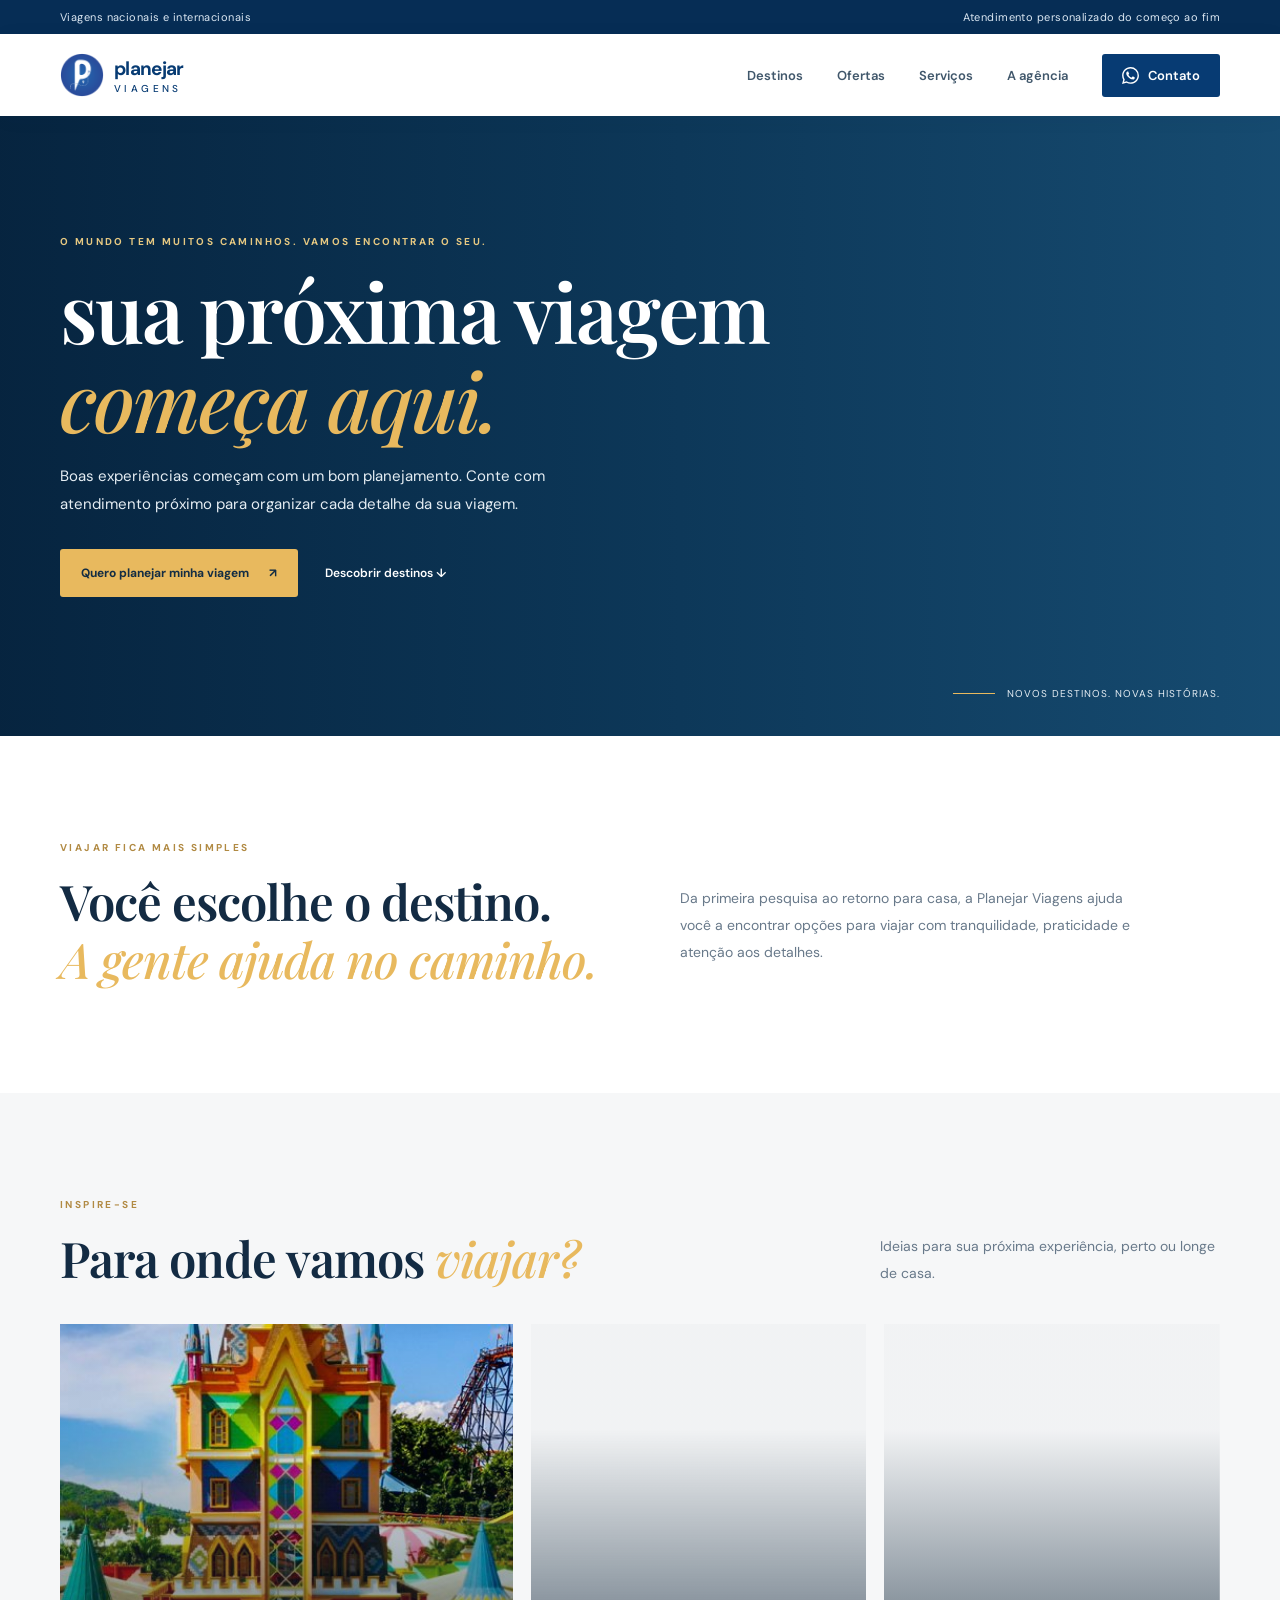
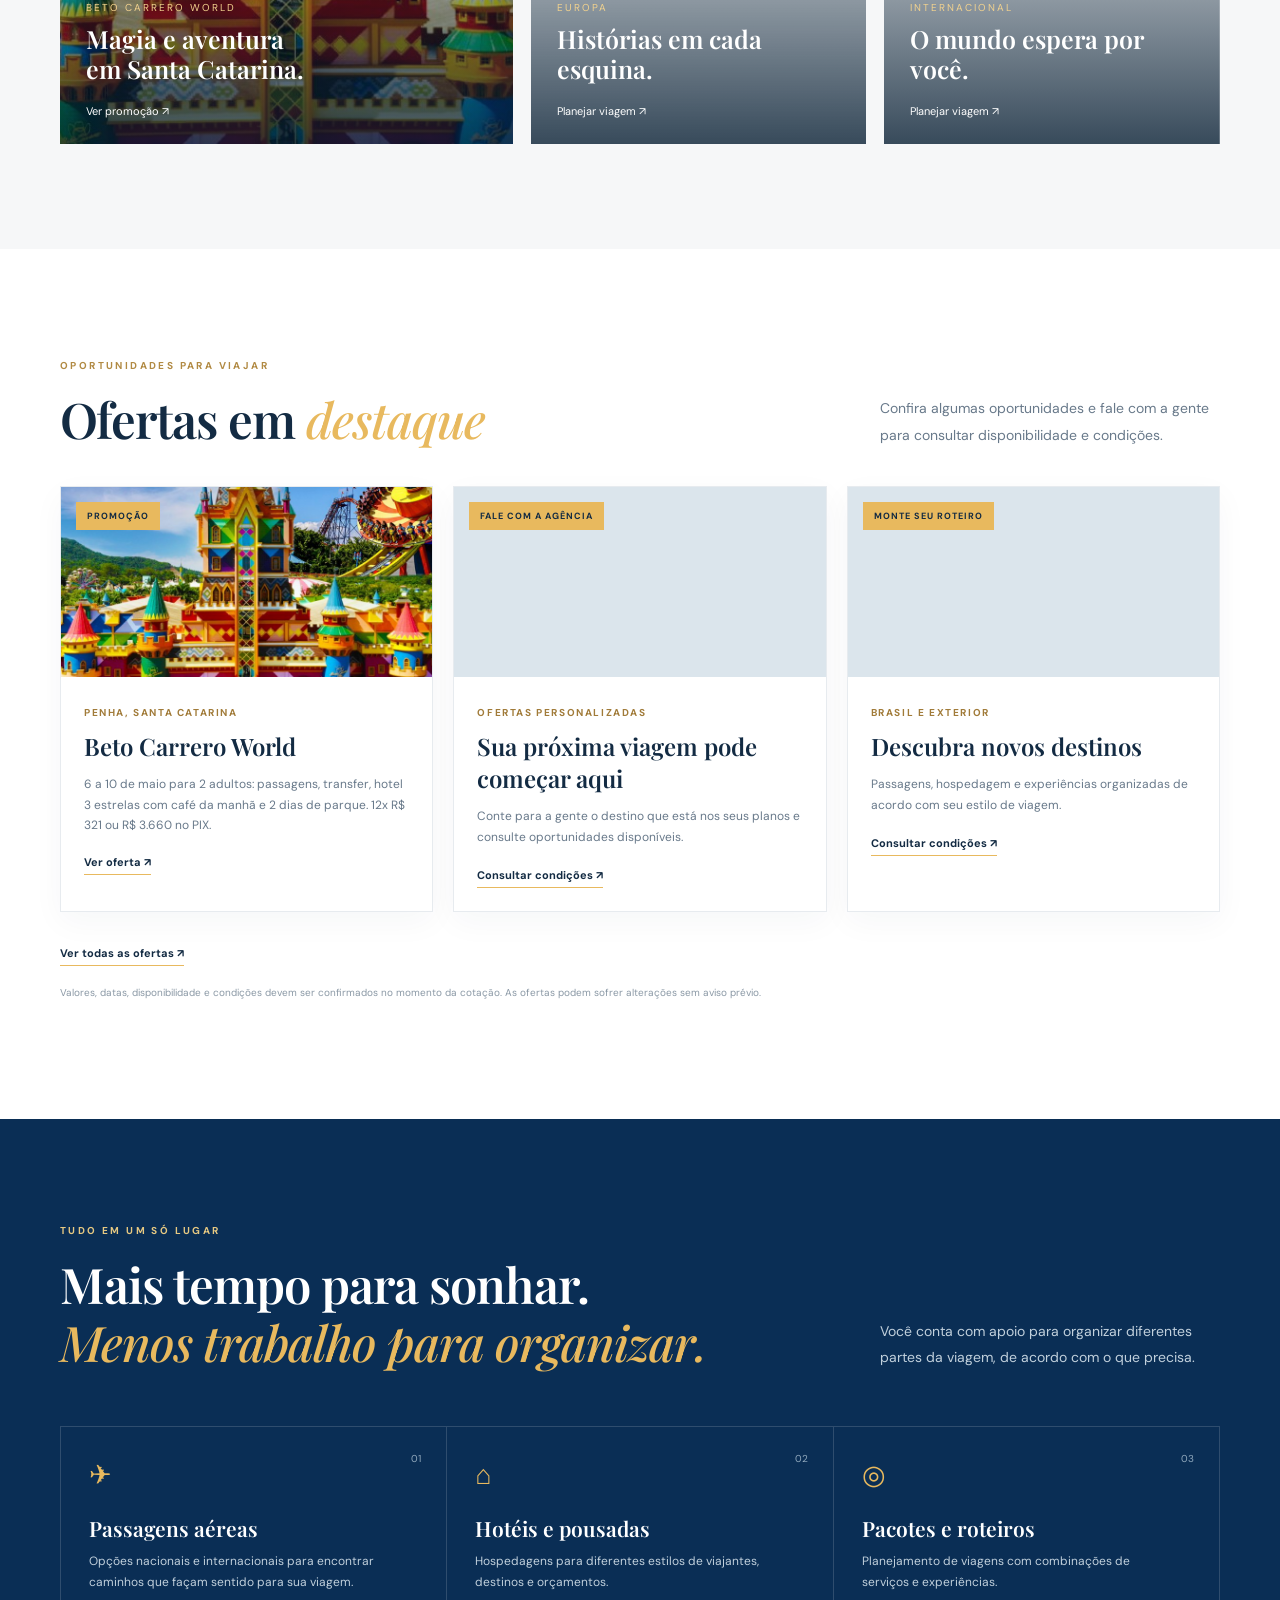
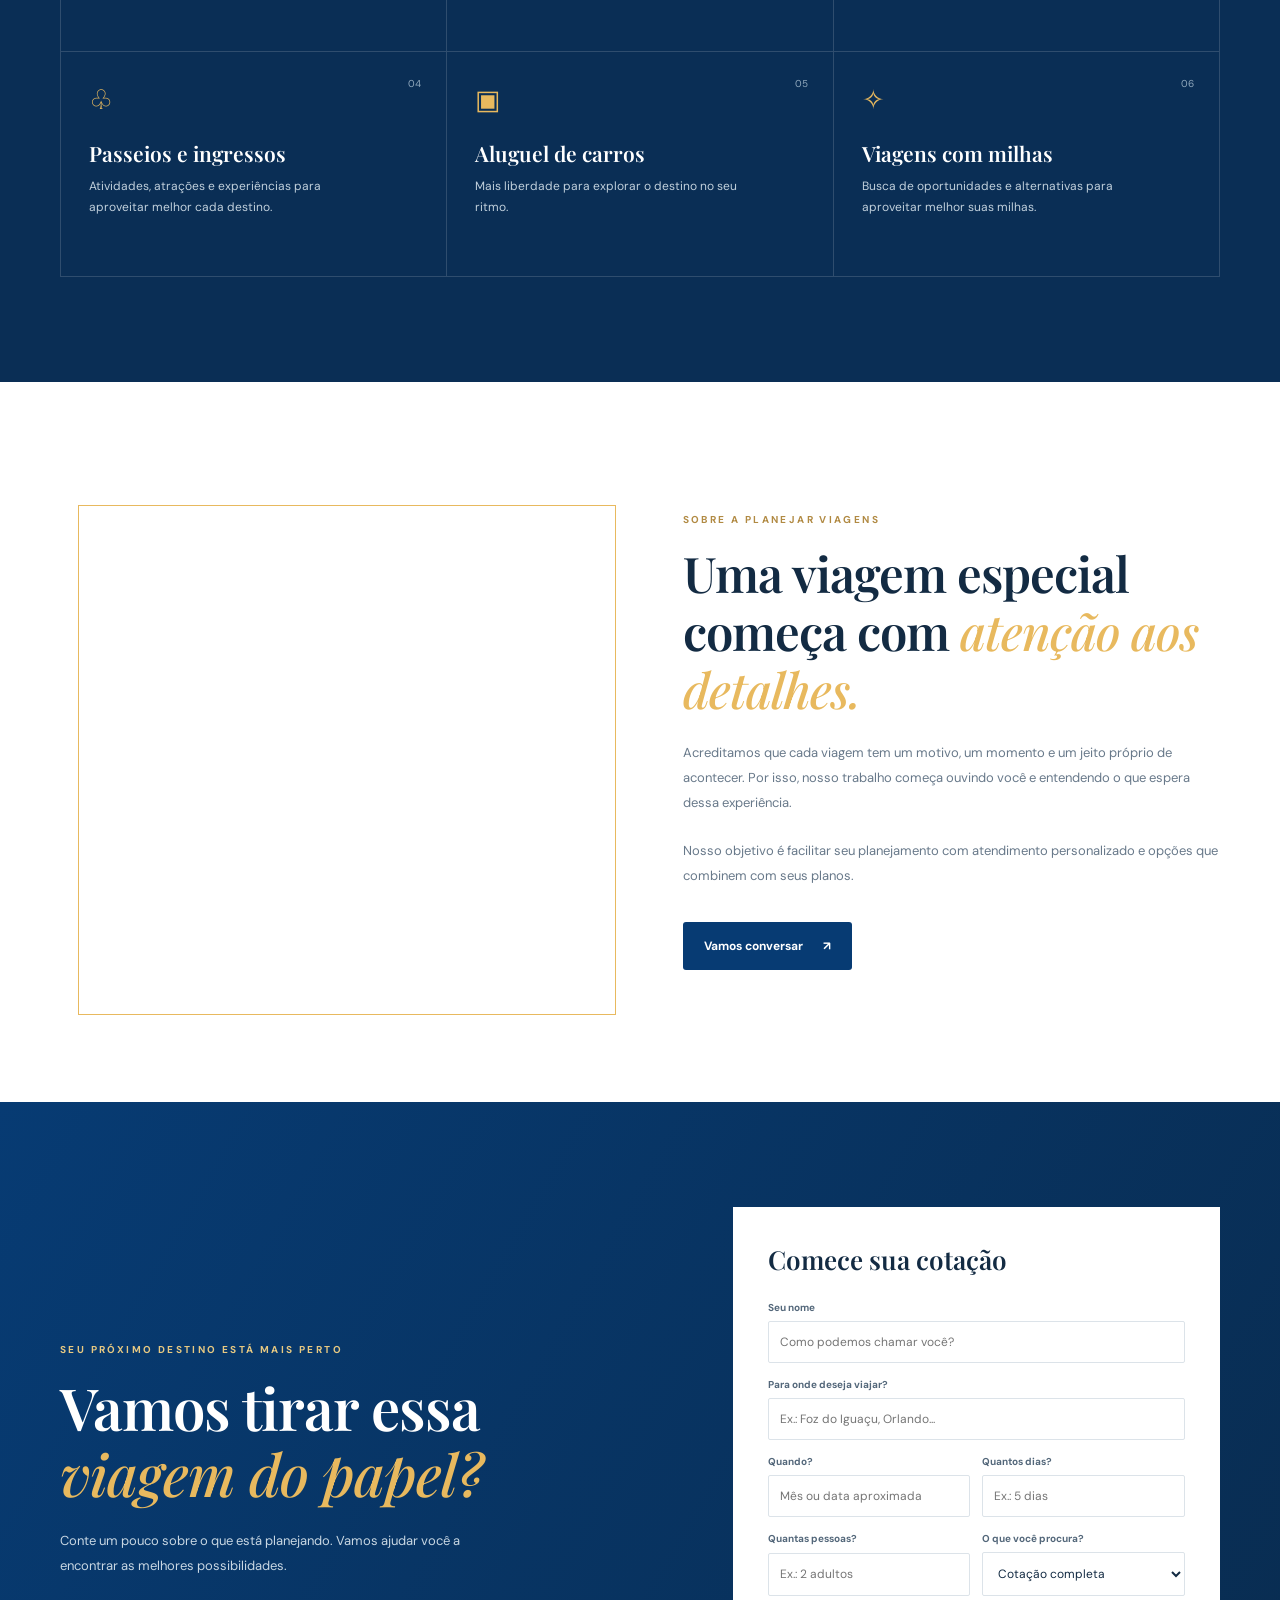
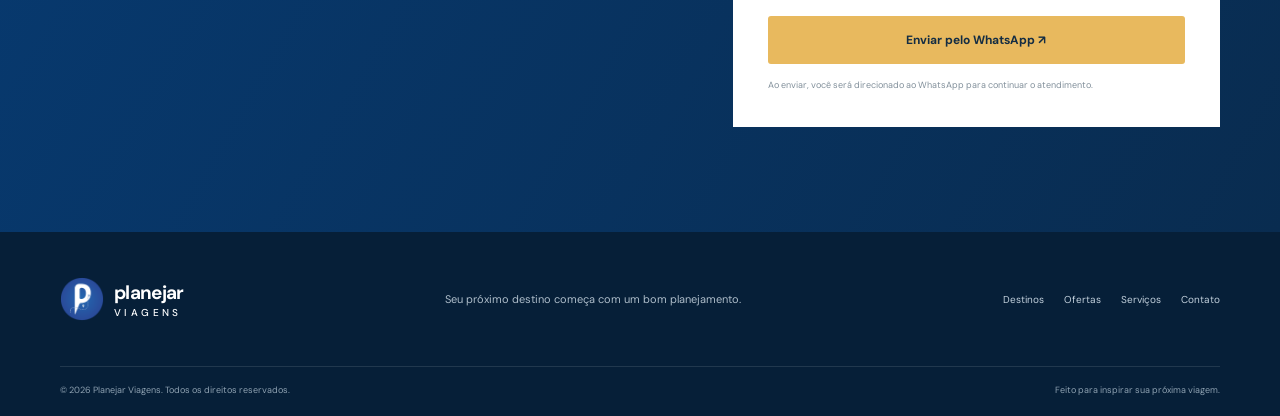
<file: index.html>
<!doctype html>
<html lang="pt-BR">
<head>
  <meta charset="utf-8">
  <meta name="viewport" content="width=device-width, initial-scale=1">
  <meta name="theme-color" content="#073b73">
  <meta name="description" content="Planeje sua próxima viagem com atendimento personalizado. Passagens, hospedagens, pacotes, passeios e muito mais.">
  <title>Planejar Viagens | Sua próxima viagem começa aqui</title>
  <link rel="preconnect" href="https://images.unsplash.com">
  <link rel="icon" type="image/png" href="assets/logo.png">
  <link rel="stylesheet" href="styles.css">
</head>
<body>
  <div class="topline"><div class="wrap topinner"><span>Viagens nacionais e internacionais</span><span>Atendimento personalizado do começo ao fim</span></div></div>
  <header class="header">
    <div class="wrap nav">
      <a class="brand" href="#inicio" aria-label="Planejar Viagens, início"><img class="brand-logo" src="assets/logo.png" alt="" width="44" height="44"><span class="brand-name">planejar<span>viagens</span></span></a>
      <button class="menu-toggle" aria-label="Abrir menu" aria-expanded="false">☰</button>
      <nav class="menu" aria-label="Navegação principal"><a href="#destinos">Destinos</a><a href="#ofertas">Ofertas</a><a href="#servicos">Serviços</a><a href="#sobre">A agência</a><a class="nav-cta" href="https://wa.me/5527920016377" data-whatsapp="Olá! Vim pelo site da Planejar Viagens e gostaria de mais informações."><svg class="wa-icon" viewBox="0 0 24 24" width="17" height="17" aria-hidden="true" fill="currentColor"><path d="M17.472 14.382c-.297-.149-1.758-.867-2.03-.967-.273-.099-.471-.148-.67.15-.197.297-.767.966-.94 1.164-.173.199-.347.223-.644.075-.297-.15-1.255-.463-2.39-1.475-.883-.788-1.48-1.761-1.653-2.059-.173-.297-.018-.458.13-.606.134-.133.298-.347.446-.52.149-.174.198-.298.298-.497.099-.198.05-.371-.025-.52-.075-.149-.669-1.612-.916-2.207-.242-.579-.487-.5-.669-.51-.173-.008-.371-.01-.57-.01-.198 0-.52.074-.792.372-.272.297-1.04 1.016-1.04 2.479 0 1.462 1.065 2.875 1.213 3.074.149.198 2.096 3.2 5.077 4.487.709.306 1.262.489 1.694.625.712.227 1.36.195 1.871.118.571-.085 1.758-.719 2.006-1.413.248-.694.248-1.289.173-1.413-.074-.124-.272-.198-.57-.347m-5.421 7.403h-.004a9.87 9.87 0 01-5.031-1.378l-.361-.214-3.741.982.998-3.648-.235-.374a9.86 9.86 0 01-1.51-5.26c.001-5.45 4.436-9.884 9.888-9.884 2.64 0 5.122 1.03 6.988 2.898a9.825 9.825 0 012.893 6.994c-.003 5.45-4.437 9.884-9.885 9.884m8.413-18.297A11.815 11.815 0 0012.05 0C5.495 0 .16 5.335.157 11.892c0 2.096.547 4.142 1.588 5.945L.057 24l6.305-1.654a11.882 11.882 0 005.683 1.448h.005c6.554 0 11.89-5.335 11.893-11.893a11.821 11.821 0 00-3.48-8.413Z"/></svg>Contato</a></nav>
    </div>
  </header>
  <main>
    <section class="hero" id="inicio">
      <div class="hero-shade"></div>
      <div class="wrap hero-content">
        <span class="eyebrow light">O mundo tem muitos caminhos. Vamos encontrar o seu.</span>
        <h1> sua próxima viagem<br><em>começa aqui.</em></h1>
        <p>Boas experiências começam com um bom planejamento. Conte com atendimento próximo para organizar cada detalhe da sua viagem.</p>
        <div class="hero-actions"><a class="button button-gold" href="#contato">Quero planejar minha viagem <span>↗</span></a><a class="text-link light-link" href="#destinos">Descobrir destinos ↓</a></div>
      </div>
      <div class="hero-note"><span class="note-line"></span><span>Novos destinos. Novas histórias.</span></div>
    </section>

    <section class="intro section wrap">
      <div><span class="eyebrow">Viajar fica mais simples</span><h2>Você escolhe o destino.<br><em>A gente ajuda no caminho.</em></h2></div>
      <p>Da primeira pesquisa ao retorno para casa, a Planejar Viagens ajuda você a encontrar opções para viajar com tranquilidade, praticidade e atenção aos detalhes.</p>
    </section>

    <section class="destinations section" id="destinos">
      <div class="wrap"><div class="section-heading"><div><span class="eyebrow">Inspire-se</span><h2>Para onde vamos <em>viajar?</em></h2></div><p>Ideias para sua próxima experiência, perto ou longe de casa.</p></div>
        <div class="destination-grid">
          <a class="destination-card dest-large" href="destinos/beto-carrero.html" style="--photo:url('assets/beto-carrero-castelo.jpg')"><span>Beto Carrero World</span><strong>Magia e aventura<br>em Santa Catarina.</strong><i>Ver promoção ↗</i></a>
          <a class="destination-card" href="#contato" style="--photo:url('https://images.unsplash.com/photo-1499856871958-5b9627545d1a?auto=format&fit=crop&w=900&q=85')"><span>Europa</span><strong>Histórias em cada esquina.</strong><i>Planejar viagem ↗</i></a>
          <a class="destination-card" href="#contato" style="--photo:url('https://images.unsplash.com/photo-1512453979798-5ea266f8880c?auto=format&fit=crop&w=900&q=85')"><span>Internacional</span><strong>O mundo espera por você.</strong><i>Planejar viagem ↗</i></a>
        </div>
      </div>
    </section>

    <section class="offers section wrap" id="ofertas">
      <div class="section-heading"><div><span class="eyebrow">Oportunidades para viajar</span><h2>Ofertas em <em>destaque</em></h2></div><p>Confira algumas oportunidades e fale com a gente para consultar disponibilidade e condições.</p></div>
      <div class="offer-grid" id="offer-grid" data-limit="3" aria-live="polite"></div>
      <p class="all-offers"><a class="offer-link" href="ofertas.html">Ver todas as ofertas ↗</a></p>
      <p class="fineprint">Valores, datas, disponibilidade e condições devem ser confirmados no momento da cotação. As ofertas podem sofrer alterações sem aviso prévio.</p>
    </section>

    <section class="services section" id="servicos"><div class="wrap"><div class="section-heading light-heading"><div><span class="eyebrow light">Tudo em um só lugar</span><h2>Mais tempo para sonhar.<br><em>Menos trabalho para organizar.</em></h2></div><p>Você conta com apoio para organizar diferentes partes da viagem, de acordo com o que precisa.</p></div>
      <div class="service-grid">
        <article class="service"><span>01</span><div class="service-icon">✈</div><h3>Passagens aéreas</h3><p>Opções nacionais e internacionais para encontrar caminhos que façam sentido para sua viagem.</p></article>
        <article class="service"><span>02</span><div class="service-icon">⌂</div><h3>Hotéis e pousadas</h3><p>Hospedagens para diferentes estilos de viajantes, destinos e orçamentos.</p></article>
        <article class="service"><span>03</span><div class="service-icon">◎</div><h3>Pacotes e roteiros</h3><p>Planejamento de viagens com combinações de serviços e experiências.</p></article>
        <article class="service"><span>04</span><div class="service-icon">♧</div><h3>Passeios e ingressos</h3><p>Atividades, atrações e experiências para aproveitar melhor cada destino.</p></article>
        <article class="service"><span>05</span><div class="service-icon">▣</div><h3>Aluguel de carros</h3><p>Mais liberdade para explorar o destino no seu ritmo.</p></article>
        <article class="service"><span>06</span><div class="service-icon">✧</div><h3>Viagens com milhas</h3><p>Busca de oportunidades e alternativas para aproveitar melhor suas milhas.</p></article>
      </div>
    </div></section>

    <section class="about section wrap" id="sobre"><div class="about-photo"></div><div class="about-copy"><span class="eyebrow">Sobre a Planejar Viagens</span><h2>Uma viagem especial começa com <em>atenção aos detalhes.</em></h2><p>Acreditamos que cada viagem tem um motivo, um momento e um jeito próprio de acontecer. Por isso, nosso trabalho começa ouvindo você e entendendo o que espera dessa experiência.</p><p>Nosso objetivo é facilitar seu planejamento com atendimento personalizado e opções que combinem com seus planos.</p><a class="button button-blue" href="#contato">Vamos conversar <span>↗</span></a></div></section>

    <section class="contact section" id="contato"><div class="wrap contact-inner"><div><span class="eyebrow light">Seu próximo destino está mais perto</span><h2>Vamos tirar essa<br><em>viagem do papel?</em></h2><p>Conte um pouco sobre o que está planejando. Vamos ajudar você a encontrar as melhores possibilidades.</p></div><div class="contact-panel"><h3>Comece sua cotação</h3><form id="quote-form"><label>Seu nome<input name="nome" required placeholder="Como podemos chamar você?"></label><label>Para onde deseja viajar?<input name="destino" required placeholder="Ex.: Foz do Iguaçu, Orlando..."></label><div class="form-row"><label>Quando?<input name="periodo" placeholder="Mês ou data aproximada"></label><label>Quantos dias?<input name="dias" placeholder="Ex.: 5 dias"></label></div><div class="form-row"><label>Quantas pessoas?<input name="pessoas" placeholder="Ex.: 2 adultos"></label><label>O que você procura?<select name="tipo"><option>Cotação completa</option><option>Passagens aéreas</option><option>Hospedagem</option><option>Pacote de viagem</option><option>Passeios e ingressos</option><option>Aluguel de carro</option><option>Viagem com milhas</option></select></label></div><button class="button button-gold full" type="submit">Enviar pelo WhatsApp ↗</button><small>Ao enviar, você será direcionado ao WhatsApp para continuar o atendimento.</small></form></div></div></section>
  </main>
  <footer class="footer"><div class="wrap footer-main"><a class="brand brand-footer" href="#inicio"><img class="brand-logo" src="assets/logo.png" alt="" width="44" height="44"><span class="brand-name">planejar<span>viagens</span></span></a><p>Seu próximo destino começa com um bom planejamento.</p><div class="footer-links"><a href="#destinos">Destinos</a><a href="#ofertas">Ofertas</a><a href="#servicos">Serviços</a><a href="#contato">Contato</a></div></div><div class="wrap footer-bottom"><span>© <span id="year"></span> Planejar Viagens. Todos os direitos reservados.</span><span>Feito para inspirar sua próxima viagem.</span></div></footer>
  <script src="script.js"></script>
</body></html>
</file>
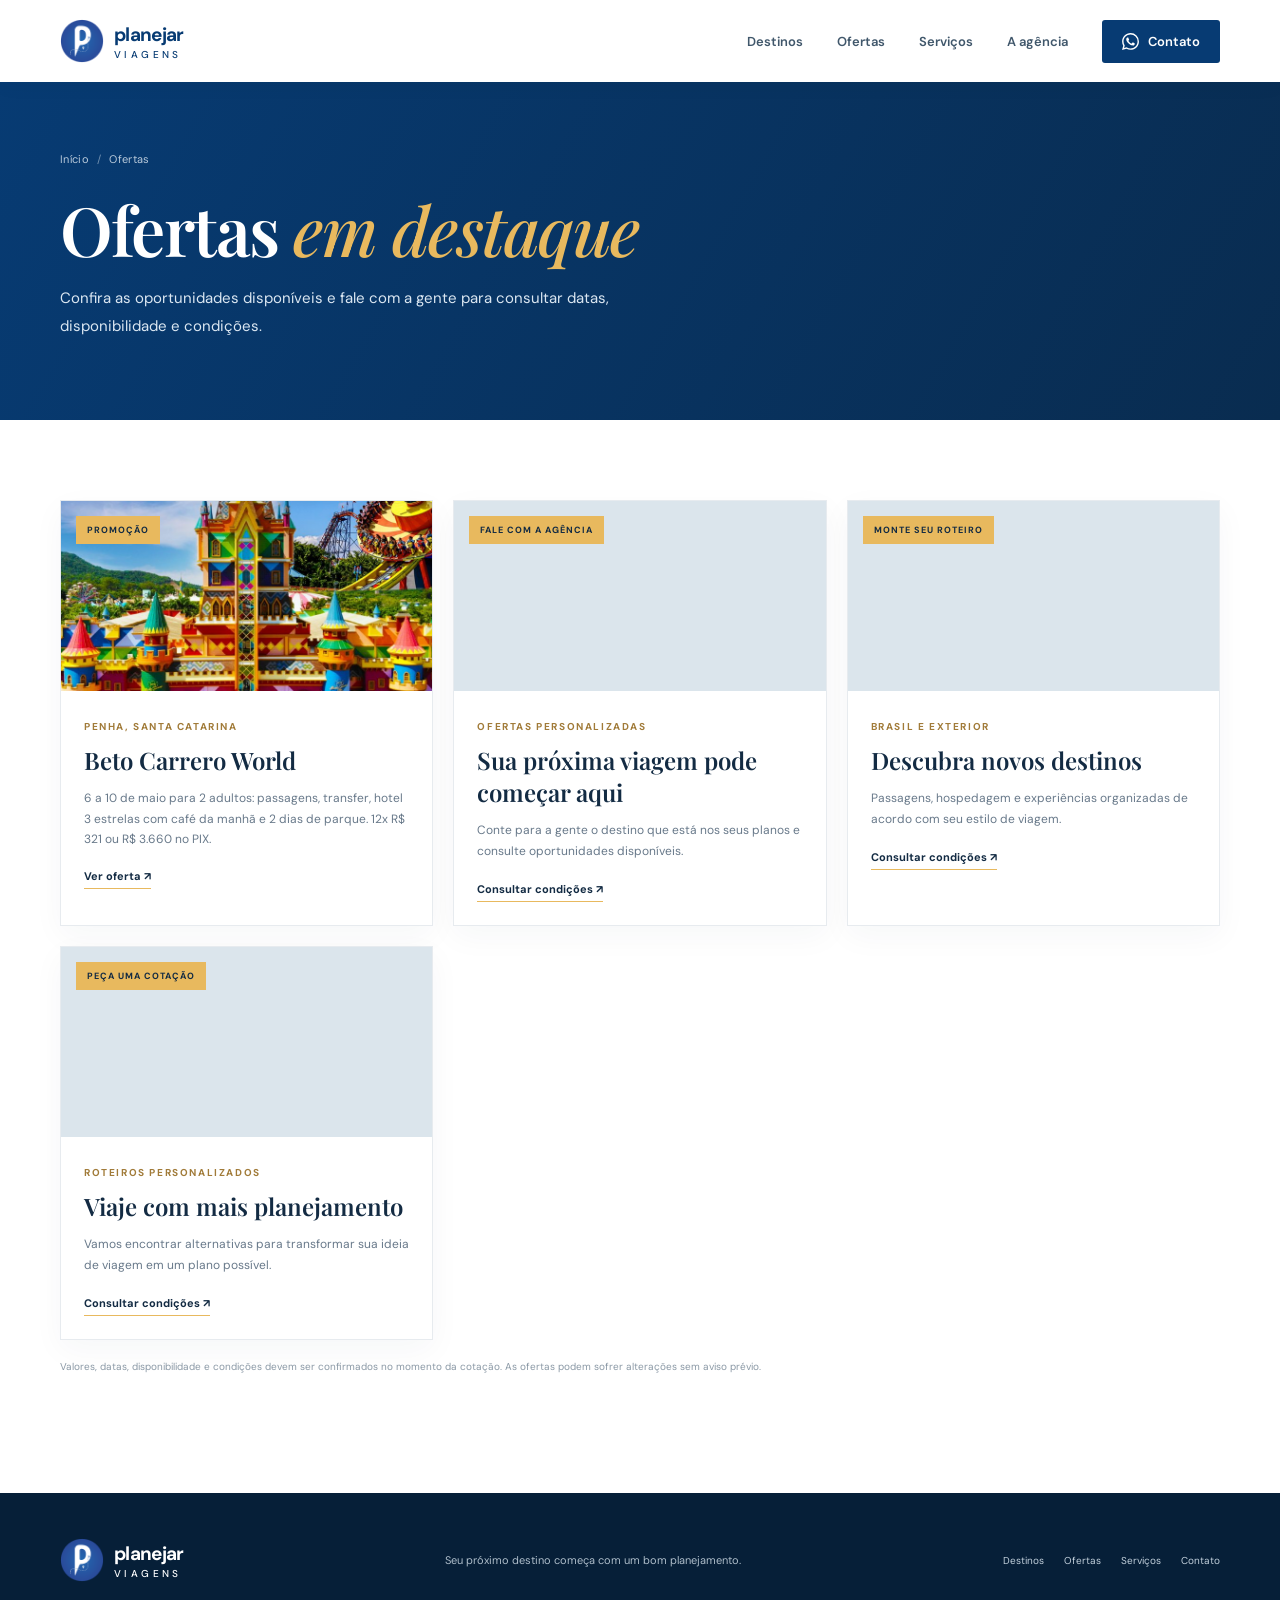
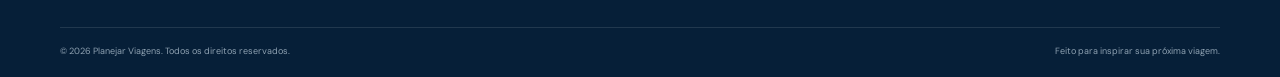
<file: ofertas.html>
<!doctype html>
<html lang="pt-BR">
<head>
  <meta charset="utf-8">
  <meta name="viewport" content="width=device-width, initial-scale=1">
  <meta name="theme-color" content="#073b73">
  <meta name="description" content="Confira as ofertas de viagem da Planejar Viagens e peça sua cotação personalizada.">
  <meta property="og:type" content="website">
  <meta property="og:title" content="Ofertas | Planejar Viagens">
  <meta property="og:description" content="Confira as ofertas de viagem da Planejar Viagens e peça sua cotação personalizada.">
  <title>Ofertas | Planejar Viagens</title>
  <link rel="icon" type="image/png" href="assets/logo.png">
  <link rel="stylesheet" href="styles.css">
  <link rel="stylesheet" href="ofertas.css">
</head>
<body>
  <header class="header">
    <div class="wrap nav">
      <a class="brand" href="index.html" aria-label="Planejar Viagens, início"><img class="brand-logo" src="assets/logo.png" alt="" width="44" height="44"><span class="brand-name">planejar<span>viagens</span></span></a>
      <button class="menu-toggle" aria-label="Abrir menu" aria-expanded="false">☰</button>
      <nav class="menu" aria-label="Navegação principal"><a href="index.html#destinos">Destinos</a><a href="ofertas.html">Ofertas</a><a href="index.html#servicos">Serviços</a><a href="index.html#sobre">A agência</a><a class="nav-cta" href="https://wa.me/5527920016377" data-whatsapp="Olá! Vim pelo site da Planejar Viagens e gostaria de mais informações."><svg class="wa-icon" viewBox="0 0 24 24" width="17" height="17" aria-hidden="true" fill="currentColor"><path d="M17.472 14.382c-.297-.149-1.758-.867-2.03-.967-.273-.099-.471-.148-.67.15-.197.297-.767.966-.94 1.164-.173.199-.347.223-.644.075-.297-.15-1.255-.463-2.39-1.475-.883-.788-1.48-1.761-1.653-2.059-.173-.297-.018-.458.13-.606.134-.133.298-.347.446-.52.149-.174.198-.298.298-.497.099-.198.05-.371-.025-.52-.075-.149-.669-1.612-.916-2.207-.242-.579-.487-.5-.669-.51-.173-.008-.371-.01-.57-.01-.198 0-.52.074-.792.372-.272.297-1.04 1.016-1.04 2.479 0 1.462 1.065 2.875 1.213 3.074.149.198 2.096 3.2 5.077 4.487.709.306 1.262.489 1.694.625.712.227 1.36.195 1.871.118.571-.085 1.758-.719 2.006-1.413.248-.694.248-1.289.173-1.413-.074-.124-.272-.198-.57-.347m-5.421 7.403h-.004a9.87 9.87 0 01-5.031-1.378l-.361-.214-3.741.982.998-3.648-.235-.374a9.86 9.86 0 01-1.51-5.26c.001-5.45 4.436-9.884 9.888-9.884 2.64 0 5.122 1.03 6.988 2.898a9.825 9.825 0 012.893 6.994c-.003 5.45-4.437 9.884-9.885 9.884m8.413-18.297A11.815 11.815 0 0012.05 0C5.495 0 .16 5.335.157 11.892c0 2.096.547 4.142 1.588 5.945L.057 24l6.305-1.654a11.882 11.882 0 005.683 1.448h.005c6.554 0 11.89-5.335 11.893-11.893a11.821 11.821 0 00-3.48-8.413Z"/></svg>Contato</a></nav>
    </div>
  </header>
  <main>
    <section class="page-hero"><div class="wrap">
      <div class="breadcrumb"><a href="index.html">Início</a><span>/</span>Ofertas</div>
      <h1>Ofertas <em>em destaque</em></h1>
      <p>Confira as oportunidades disponíveis e fale com a gente para consultar datas, disponibilidade e condições.</p>
    </div></section>
    <section class="offers section wrap" style="padding-top:80px">
      <div class="offer-grid" id="offer-grid" aria-live="polite"></div>
      <p class="fineprint">Valores, datas, disponibilidade e condições devem ser confirmados no momento da cotação. As ofertas podem sofrer alterações sem aviso prévio.</p>
    </section>
  </main>
  <footer class="footer"><div class="wrap footer-main"><a class="brand brand-footer" href="index.html"><img class="brand-logo" src="assets/logo.png" alt="" width="44" height="44"><span class="brand-name">planejar<span>viagens</span></span></a><p>Seu próximo destino começa com um bom planejamento.</p><div class="footer-links"><a href="index.html#destinos">Destinos</a><a href="ofertas.html">Ofertas</a><a href="index.html#servicos">Serviços</a><a href="index.html#contato">Contato</a></div></div><div class="wrap footer-bottom"><span>© <span id="year"></span> Planejar Viagens. Todos os direitos reservados.</span><span>Feito para inspirar sua próxima viagem.</span></div></footer>
  <script src="script.js"></script>
</body>
</html>
</file>
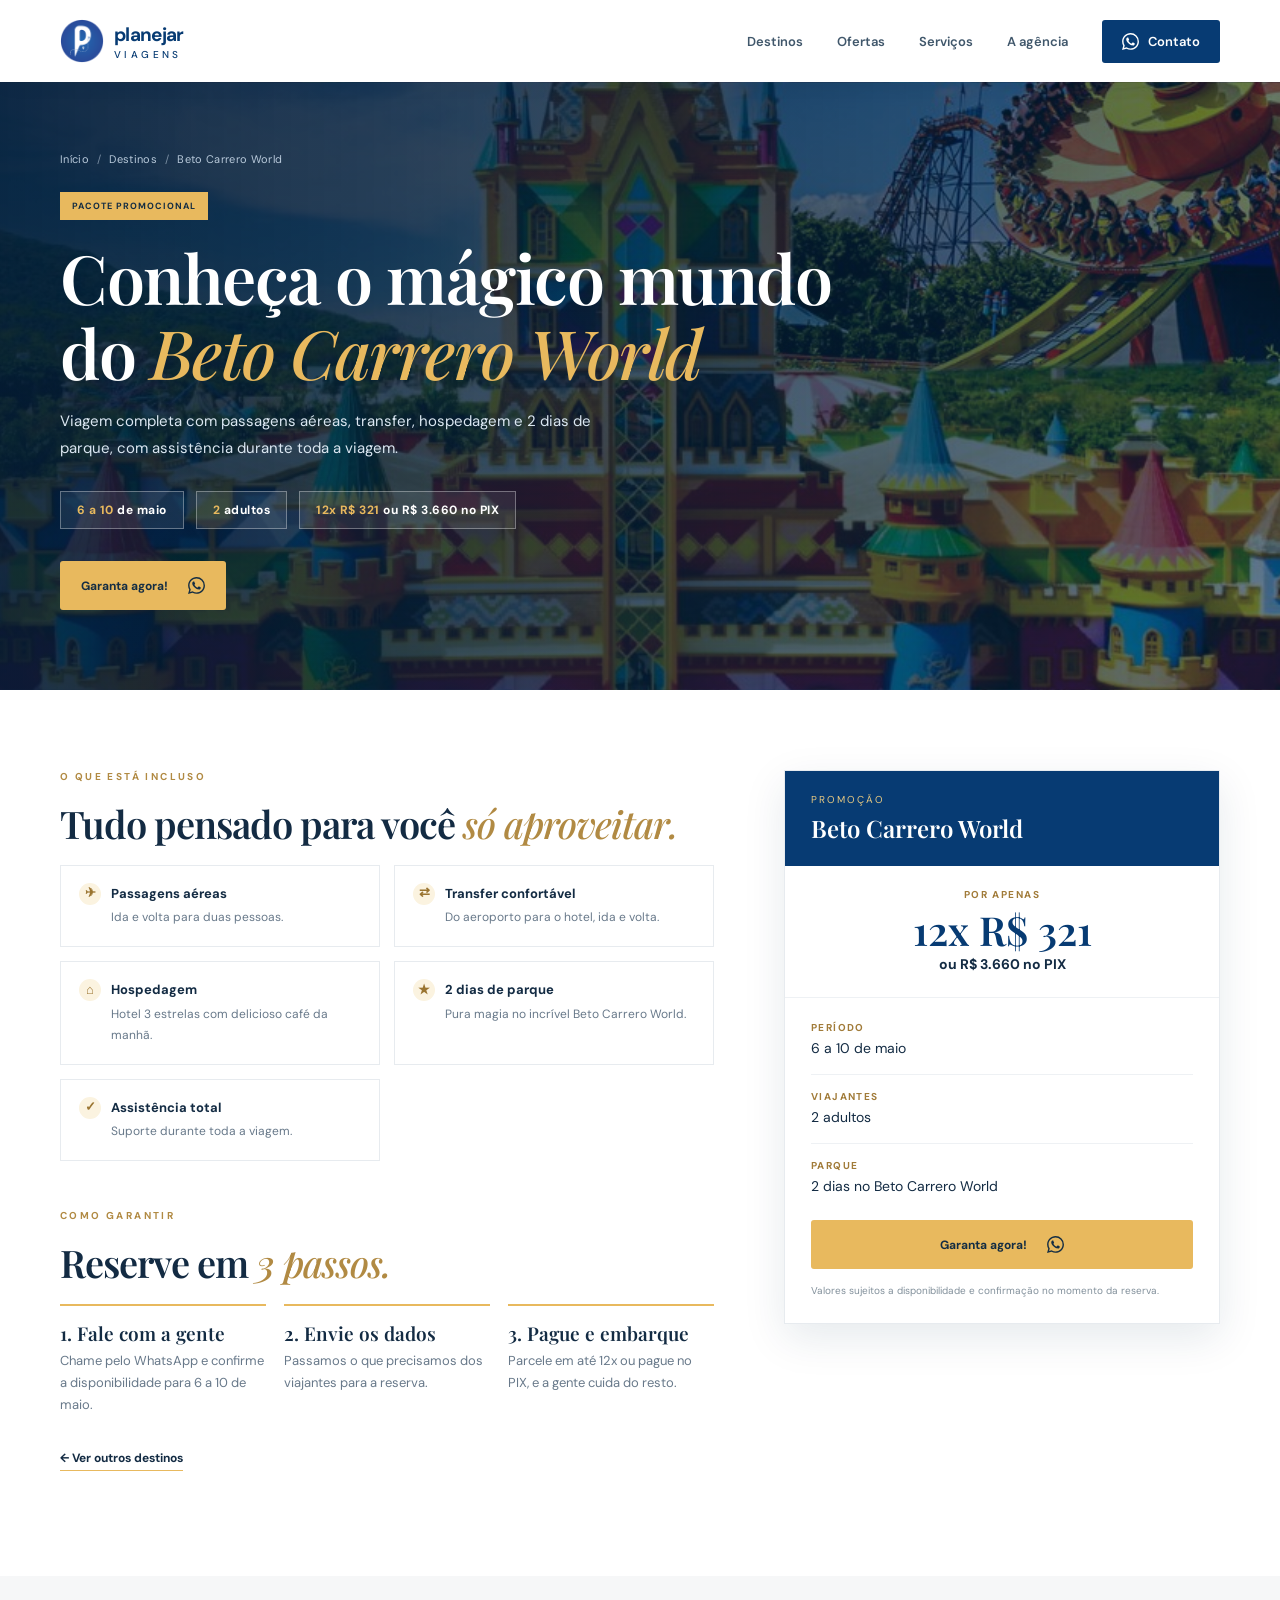
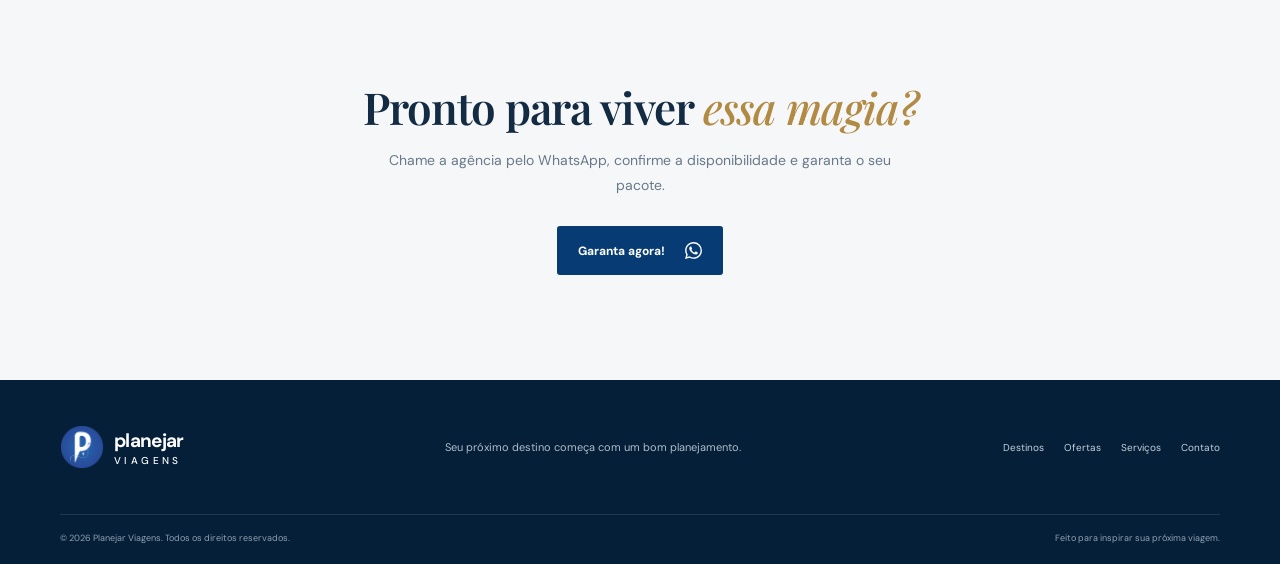
<file: destinos/beto-carrero.html>
<!doctype html>
<html lang="pt-BR">
<head>
  <meta charset="utf-8">
  <meta name="viewport" content="width=device-width, initial-scale=1">
  <meta name="theme-color" content="#073b73">
  <meta name="description" content="Pacote promocional para o Beto Carrero World: passagens, transfer, hotel 3 estrelas com café da manhã e 2 dias de parque. 12x R$ 321 ou R$ 3.660 no PIX.">
  <meta property="og:type" content="website">
  <meta property="og:title" content="Beto Carrero World, 6 a 10 de maio | Planejar Viagens">
  <meta property="og:description" content="Pacote promocional para o Beto Carrero World: passagens, transfer, hotel 3 estrelas com café da manhã e 2 dias de parque. 12x R$ 321 ou R$ 3.660 no PIX.">
  <title>Beto Carrero World, 6 a 10 de maio | Planejar Viagens</title>
  <link rel="icon" type="image/png" href="../assets/logo.png">
  <link rel="stylesheet" href="../styles.css">
  <link rel="stylesheet" href="../ofertas.css">
</head>
<body>
  <header class="header">
    <div class="wrap nav">
      <a class="brand" href="../index.html" aria-label="Planejar Viagens, início"><img class="brand-logo" src="../assets/logo.png" alt="" width="44" height="44"><span class="brand-name">planejar<span>viagens</span></span></a>
      <button class="menu-toggle" aria-label="Abrir menu" aria-expanded="false">☰</button>
      <nav class="menu" aria-label="Navegação principal"><a href="../index.html#destinos">Destinos</a><a href="../ofertas.html">Ofertas</a><a href="../index.html#servicos">Serviços</a><a href="../index.html#sobre">A agência</a><a class="nav-cta" href="https://wa.me/5527920016377" data-whatsapp="Olá! Vim pelo site da Planejar Viagens e gostaria de mais informações."><svg class="wa-icon" viewBox="0 0 24 24" width="17" height="17" aria-hidden="true" fill="currentColor"><path d="M17.472 14.382c-.297-.149-1.758-.867-2.03-.967-.273-.099-.471-.148-.67.15-.197.297-.767.966-.94 1.164-.173.199-.347.223-.644.075-.297-.15-1.255-.463-2.39-1.475-.883-.788-1.48-1.761-1.653-2.059-.173-.297-.018-.458.13-.606.134-.133.298-.347.446-.52.149-.174.198-.298.298-.497.099-.198.05-.371-.025-.52-.075-.149-.669-1.612-.916-2.207-.242-.579-.487-.5-.669-.51-.173-.008-.371-.01-.57-.01-.198 0-.52.074-.792.372-.272.297-1.04 1.016-1.04 2.479 0 1.462 1.065 2.875 1.213 3.074.149.198 2.096 3.2 5.077 4.487.709.306 1.262.489 1.694.625.712.227 1.36.195 1.871.118.571-.085 1.758-.719 2.006-1.413.248-.694.248-1.289.173-1.413-.074-.124-.272-.198-.57-.347m-5.421 7.403h-.004a9.87 9.87 0 01-5.031-1.378l-.361-.214-3.741.982.998-3.648-.235-.374a9.86 9.86 0 01-1.51-5.26c.001-5.45 4.436-9.884 9.888-9.884 2.64 0 5.122 1.03 6.988 2.898a9.825 9.825 0 012.893 6.994c-.003 5.45-4.437 9.884-9.885 9.884m8.413-18.297A11.815 11.815 0 0012.05 0C5.495 0 .16 5.335.157 11.892c0 2.096.547 4.142 1.588 5.945L.057 24l6.305-1.654a11.882 11.882 0 005.683 1.448h.005c6.554 0 11.89-5.335 11.893-11.893a11.821 11.821 0 00-3.48-8.413Z"/></svg>Contato</a></nav>
    </div>
  </header>
  <main>
    <section class="page-hero has-photo" style="--photo:url('../assets/beto-carrero-castelo.jpg')">
      <div class="wrap">
        <div class="breadcrumb"><a href="../index.html">Início</a><span>/</span><a href="../index.html#destinos">Destinos</a><span>/</span>Beto Carrero World</div>
        <span class="hero-tag">Pacote promocional</span>
        <h1>Conheça o mágico mundo do <em>Beto Carrero World</em></h1>
        <p>Viagem completa com passagens aéreas, transfer, hospedagem e 2 dias de parque, com assistência durante toda a viagem.</p>
        <div class="hero-facts"><span><b>6 a 10</b> de maio</span><span><b>2</b> adultos</span><span><b>12x R$ 321</b> ou R$ 3.660 no PIX</span></div>
        <a class="button button-gold" data-whatsapp="Olá! Quero garantir a promoção do Beto Carrero World (6 a 10 de maio, 2 adultos, 12x R$ 321 ou R$ 3.660 no PIX). Pode me passar mais informações e confirmar a disponibilidade?" href="https://wa.me/5527920016377">Garanta agora! <svg class="wa-icon" viewBox="0 0 24 24" width="17" height="17" aria-hidden="true" fill="currentColor"><path d="M17.472 14.382c-.297-.149-1.758-.867-2.03-.967-.273-.099-.471-.148-.67.15-.197.297-.767.966-.94 1.164-.173.199-.347.223-.644.075-.297-.15-1.255-.463-2.39-1.475-.883-.788-1.48-1.761-1.653-2.059-.173-.297-.018-.458.13-.606.134-.133.298-.347.446-.52.149-.174.198-.298.298-.497.099-.198.05-.371-.025-.52-.075-.149-.669-1.612-.916-2.207-.242-.579-.487-.5-.669-.51-.173-.008-.371-.01-.57-.01-.198 0-.52.074-.792.372-.272.297-1.04 1.016-1.04 2.479 0 1.462 1.065 2.875 1.213 3.074.149.198 2.096 3.2 5.077 4.487.709.306 1.262.489 1.694.625.712.227 1.36.195 1.871.118.571-.085 1.758-.719 2.006-1.413.248-.694.248-1.289.173-1.413-.074-.124-.272-.198-.57-.347m-5.421 7.403h-.004a9.87 9.87 0 01-5.031-1.378l-.361-.214-3.741.982.998-3.648-.235-.374a9.86 9.86 0 01-1.51-5.26c.001-5.45 4.436-9.884 9.888-9.884 2.64 0 5.122 1.03 6.988 2.898a9.825 9.825 0 012.893 6.994c-.003 5.45-4.437 9.884-9.885 9.884m8.413-18.297A11.815 11.815 0 0012.05 0C5.495 0 .16 5.335.157 11.892c0 2.096.547 4.142 1.588 5.945L.057 24l6.305-1.654a11.882 11.882 0 005.683 1.448h.005c6.554 0 11.89-5.335 11.893-11.893a11.821 11.821 0 00-3.48-8.413Z"/></svg></a>
      </div>
    </section>

    <div class="section wrap" style="padding-top:80px">
      <div class="offer-detail">
        <div>
          <section>
            <span class="eyebrow">O que está incluso</span>
            <h2>Tudo pensado para você <em>só aproveitar.</em></h2>
            <ul class="checklist icons">
              <li data-i="✈"><strong>Passagens aéreas</strong><span>Ida e volta para duas pessoas.</span></li>
              <li data-i="⇄"><strong>Transfer confortável</strong><span>Do aeroporto para o hotel, ida e volta.</span></li>
              <li data-i="⌂"><strong>Hospedagem</strong><span>Hotel 3 estrelas com delicioso café da manhã.</span></li>
              <li data-i="★"><strong>2 dias de parque</strong><span>Pura magia no incrível Beto Carrero World.</span></li>
              <li data-i="✓"><strong>Assistência total</strong><span>Suporte durante toda a viagem.</span></li>
            </ul>
          </section>
          <section>
            <span class="eyebrow">Como garantir</span>
            <h2>Reserve em <em>3 passos.</em></h2>
            <div class="steps">
              <div><b>1. Fale com a gente</b>Chame pelo WhatsApp e confirme a disponibilidade para 6 a 10 de maio.</div>
              <div><b>2. Envie os dados</b>Passamos o que precisamos dos viajantes para a reserva.</div>
              <div><b>3. Pague e embarque</b>Parcele em até 12x ou pague no PIX, e a gente cuida do resto.</div>
            </div>
            <a class="back-link" href="../index.html#destinos">← Ver outros destinos</a>
          </section>
        </div>

        <aside class="side-card" aria-label="Resumo da promoção">
          <header><small>Promoção</small><strong>Beto Carrero World</strong></header>
          <div class="price"><small>Por apenas</small><strong>12x R$ 321</strong><span>ou R$ 3.660 no PIX</span></div>
          <dl>
            <div><dt>Período</dt><dd>6 a 10 de maio</dd></div>
            <div><dt>Viajantes</dt><dd>2 adultos</dd></div>
            <div><dt>Parque</dt><dd>2 dias no Beto Carrero World</dd></div>
          </dl>
          <a class="button button-gold" data-whatsapp="Olá! Quero garantir a promoção do Beto Carrero World (6 a 10 de maio, 2 adultos, 12x R$ 321 ou R$ 3.660 no PIX). Pode me passar mais informações e confirmar a disponibilidade?" href="https://wa.me/5527920016377">Garanta agora! <svg class="wa-icon" viewBox="0 0 24 24" width="17" height="17" aria-hidden="true" fill="currentColor"><path d="M17.472 14.382c-.297-.149-1.758-.867-2.03-.967-.273-.099-.471-.148-.67.15-.197.297-.767.966-.94 1.164-.173.199-.347.223-.644.075-.297-.15-1.255-.463-2.39-1.475-.883-.788-1.48-1.761-1.653-2.059-.173-.297-.018-.458.13-.606.134-.133.298-.347.446-.52.149-.174.198-.298.298-.497.099-.198.05-.371-.025-.52-.075-.149-.669-1.612-.916-2.207-.242-.579-.487-.5-.669-.51-.173-.008-.371-.01-.57-.01-.198 0-.52.074-.792.372-.272.297-1.04 1.016-1.04 2.479 0 1.462 1.065 2.875 1.213 3.074.149.198 2.096 3.2 5.077 4.487.709.306 1.262.489 1.694.625.712.227 1.36.195 1.871.118.571-.085 1.758-.719 2.006-1.413.248-.694.248-1.289.173-1.413-.074-.124-.272-.198-.57-.347m-5.421 7.403h-.004a9.87 9.87 0 01-5.031-1.378l-.361-.214-3.741.982.998-3.648-.235-.374a9.86 9.86 0 01-1.51-5.26c.001-5.45 4.436-9.884 9.888-9.884 2.64 0 5.122 1.03 6.988 2.898a9.825 9.825 0 012.893 6.994c-.003 5.45-4.437 9.884-9.885 9.884m8.413-18.297A11.815 11.815 0 0012.05 0C5.495 0 .16 5.335.157 11.892c0 2.096.547 4.142 1.588 5.945L.057 24l6.305-1.654a11.882 11.882 0 005.683 1.448h.005c6.554 0 11.89-5.335 11.893-11.893a11.821 11.821 0 00-3.48-8.413Z"/></svg></a>
          <small class="note">Valores sujeitos a disponibilidade e confirmação no momento da reserva.</small>
        </aside>
      </div>
    </div>

    <section class="section cta-band"><div class="wrap">
      <h2>Pronto para viver <em>essa magia?</em></h2>
      <p>Chame a agência pelo WhatsApp, confirme a disponibilidade e garanta o seu pacote.</p>
      <a class="button button-blue" data-whatsapp="Olá! Quero garantir a promoção do Beto Carrero World (6 a 10 de maio, 2 adultos, 12x R$ 321 ou R$ 3.660 no PIX). Pode me passar mais informações e confirmar a disponibilidade?" href="https://wa.me/5527920016377">Garanta agora! <svg class="wa-icon" viewBox="0 0 24 24" width="17" height="17" aria-hidden="true" fill="currentColor"><path d="M17.472 14.382c-.297-.149-1.758-.867-2.03-.967-.273-.099-.471-.148-.67.15-.197.297-.767.966-.94 1.164-.173.199-.347.223-.644.075-.297-.15-1.255-.463-2.39-1.475-.883-.788-1.48-1.761-1.653-2.059-.173-.297-.018-.458.13-.606.134-.133.298-.347.446-.52.149-.174.198-.298.298-.497.099-.198.05-.371-.025-.52-.075-.149-.669-1.612-.916-2.207-.242-.579-.487-.5-.669-.51-.173-.008-.371-.01-.57-.01-.198 0-.52.074-.792.372-.272.297-1.04 1.016-1.04 2.479 0 1.462 1.065 2.875 1.213 3.074.149.198 2.096 3.2 5.077 4.487.709.306 1.262.489 1.694.625.712.227 1.36.195 1.871.118.571-.085 1.758-.719 2.006-1.413.248-.694.248-1.289.173-1.413-.074-.124-.272-.198-.57-.347m-5.421 7.403h-.004a9.87 9.87 0 01-5.031-1.378l-.361-.214-3.741.982.998-3.648-.235-.374a9.86 9.86 0 01-1.51-5.26c.001-5.45 4.436-9.884 9.888-9.884 2.64 0 5.122 1.03 6.988 2.898a9.825 9.825 0 012.893 6.994c-.003 5.45-4.437 9.884-9.885 9.884m8.413-18.297A11.815 11.815 0 0012.05 0C5.495 0 .16 5.335.157 11.892c0 2.096.547 4.142 1.588 5.945L.057 24l6.305-1.654a11.882 11.882 0 005.683 1.448h.005c6.554 0 11.89-5.335 11.893-11.893a11.821 11.821 0 00-3.48-8.413Z"/></svg></a>
    </div></section>
  </main>
  <footer class="footer"><div class="wrap footer-main"><a class="brand brand-footer" href="../index.html"><img class="brand-logo" src="../assets/logo.png" alt="" width="44" height="44"><span class="brand-name">planejar<span>viagens</span></span></a><p>Seu próximo destino começa com um bom planejamento.</p><div class="footer-links"><a href="../index.html#destinos">Destinos</a><a href="../ofertas.html">Ofertas</a><a href="../index.html#servicos">Serviços</a><a href="../index.html#contato">Contato</a></div></div><div class="wrap footer-bottom"><span>© <span id="year"></span> Planejar Viagens. Todos os direitos reservados.</span><span>Feito para inspirar sua próxima viagem.</span></div></footer>
  <script src="../script.js"></script>
</body>
</html>
</file>
<file: styles.css>
@import url('https://fonts.googleapis.com/css2?family=DM+Sans:wght@400;500;600;700&family=Playfair+Display:ital,wght@0,500;0,600;0,700;1,500;1,600&display=swap');
:root{--navy:#073b73;--blue:#0d5596;--blue2:#0a2e55;--gold:#e8b95e;--ink:#132b43;--muted:#68798a;--cream:#f6f7f8;--white:#fff;--serif:'Playfair Display',Georgia,serif;--sans:'DM Sans',Arial,sans-serif}*{box-sizing:border-box}html{scroll-behavior:smooth}body{margin:0;font-family:var(--sans);color:var(--ink);background:#fff}a{color:inherit;text-decoration:none}.wrap{width:min(1160px,calc(100% - 48px));margin:auto}.topline{background:#062d55;color:#dbe7f2;font-size:11px;letter-spacing:.04em}.topinner{display:flex;justify-content:space-between;padding:10px 0}.header{background:#fff;position:sticky;top:0;z-index:10;box-shadow:0 3px 20px #092d4b0b}.nav{height:82px;display:flex;align-items:center;justify-content:space-between}.brand{display:flex;align-items:center;gap:10px;color:var(--navy)}.brand-mark{width:39px;height:39px;border:1.5px solid var(--gold);display:grid;place-items:center;border-radius:50%;font-family:var(--serif);font-size:15px;font-weight:700}.brand-name{font-size:19px;font-weight:700;letter-spacing:-.7px}.brand-name span{display:block;font-size:10px;font-weight:500;letter-spacing:3.4px;text-transform:uppercase;margin-top:1px}.menu{display:flex;align-items:center;gap:34px;font-size:13px;font-weight:600;color:#40576b}.menu a:hover{color:var(--blue)}.menu .nav-cta{background:var(--navy);color:#fff;padding:13px 20px;border-radius:3px}.menu-toggle{display:none;background:none;border:0;font-size:24px;color:var(--navy)}.hero{min-height:620px;position:relative;display:flex;align-items:center;background:#174d73 url('https://images.unsplash.com/photo-1501785888041-af3ef285b470?auto=format&fit=crop&w=2200&q=90') center 48%/cover no-repeat;color:#fff}.hero-shade{position:absolute;inset:0;background:linear-gradient(90deg,rgba(3,28,53,.83) 0%,rgba(3,35,63,.55) 48%,rgba(3,35,63,.05) 100%)}.hero-content{position:relative;padding:90px 0 110px}.eyebrow{display:block;text-transform:uppercase;letter-spacing:2.4px;font-size:10px;font-weight:700;color:#b18a43;margin-bottom:18px}.eyebrow.light{color:#e7c982}.hero h1{font:600 clamp(48px,7vw,82px)/1.08 var(--serif);letter-spacing:-2px;margin:0 0 20px;max-width:760px}.hero h1 em,.section h2 em{font-weight:500;color:var(--gold)}.hero-content>p{max-width:520px;font-size:15px;line-height:1.85;color:#e5edf3;margin:0 0 30px}.hero-actions{display:flex;align-items:center;gap:27px}.button{display:inline-flex;align-items:center;justify-content:center;gap:20px;padding:16px 21px;border:0;border-radius:3px;font:700 12px var(--sans);cursor:pointer;transition:.2s}.button:hover{transform:translateY(-2px);filter:brightness(1.04)}.button-gold{background:var(--gold);color:#142d43}.button-blue{background:var(--navy);color:#fff}.text-link{font-size:12px;font-weight:600}.light-link{color:#fff}.hero-note{position:absolute;right:max(24px,calc((100% - 1160px)/2));bottom:36px;display:flex;align-items:center;gap:12px;font-size:10px;letter-spacing:1px;color:#e5edf3;text-transform:uppercase}.note-line{height:1px;width:42px;background:var(--gold)}.section{padding:105px 0}.intro{display:grid;grid-template-columns:1fr 1fr;gap:80px;align-items:center}.section h2{font:600 clamp(34px,4vw,49px)/1.18 var(--serif);letter-spacing:-1px;margin:0;color:var(--ink)}.intro>p,.section-heading>p{font-size:14px;line-height:1.9;color:var(--muted);max-width:470px;margin:22px 0 0}.destinations{background:var(--cream)}.section-heading{display:flex;justify-content:space-between;align-items:end;gap:40px;margin-bottom:38px}.section-heading>p{margin:0;max-width:340px}.destination-grid{display:grid;grid-template-columns:1.35fr 1fr 1fr;gap:18px}.destination-card{min-height:330px;position:relative;display:flex;flex-direction:column;justify-content:end;padding:26px;color:#fff;background-image:linear-gradient(0deg,rgba(2,26,47,.78),rgba(2,26,47,.02) 75%),var(--photo);background-size:cover;background-position:center;overflow:hidden;transition:.25s}.destination-card:hover{transform:translateY(-4px)}.destination-card span{font-size:10px;text-transform:uppercase;letter-spacing:2px;color:#f2d28e;margin-bottom:10px}.destination-card strong{font:600 25px/1.2 var(--serif);max-width:290px}.destination-card i{font-style:normal;font-size:11px;margin-top:20px}.dest-large{min-height:420px}.offers{padding-top:110px;padding-bottom:110px}.offer-grid{display:grid;grid-template-columns:repeat(3,1fr);gap:20px}.offer-card{border:1px solid #e7ebef;background:#fff;box-shadow:0 10px 30px #0a31500a}.offer-image{height:190px;background:#dbe5ec center/cover;position:relative}.offer-tag{position:absolute;top:15px;left:15px;background:var(--gold);padding:8px 11px;font-size:9px;text-transform:uppercase;letter-spacing:1px;font-weight:700}.offer-body{padding:23px}.offer-body .location{font-size:10px;color:#a17b39;text-transform:uppercase;letter-spacing:1.6px;font-weight:700}.offer-body h3{font:600 24px var(--serif);margin:9px 0;color:var(--ink)}.offer-body p{font-size:12px;line-height:1.7;color:var(--muted);min-height:42px}.offer-link{display:inline-block;border-bottom:1px solid var(--gold);padding-bottom:5px;font-size:11px;font-weight:700;margin-top:8px}.empty-offer{padding:30px;background:#f6f8fa;color:var(--muted);font-size:13px;line-height:1.7}.fineprint{font-size:10px;color:#8a98a5;margin-top:20px}.services{background:var(--blue2);color:#fff}.light-heading h2{color:#fff}.light-heading>p{color:#c1d0dc}.service-grid{display:grid;grid-template-columns:repeat(3,1fr);gap:0;margin-top:55px;border-top:1px solid #ffffff26;border-left:1px solid #ffffff26}.service{position:relative;padding:30px 28px 32px;border-right:1px solid #ffffff26;border-bottom:1px solid #ffffff26;min-height:225px}.service>span{position:absolute;right:25px;top:25px;color:#91a9bd;font-size:10px}.service-icon{font-size:27px;color:var(--gold);height:42px}.service h3{font:600 21px var(--serif);margin:15px 0 9px}.service p{font-size:12px;line-height:1.8;color:#c1d0dc;margin:0;max-width:290px}.about{display:grid;grid-template-columns:1fr 1fr;gap:85px;align-items:center}.about-photo{min-height:510px;background:url('https://images.unsplash.com/photo-1530789253388-582c481c54b0?auto=format&fit=crop&w=1100&q=85') center/cover;position:relative}.about-photo:after{content:'';position:absolute;inset:18px -18px -18px 18px;border:1px solid var(--gold);z-index:-1}.about-copy p{font-size:13px;line-height:1.95;color:var(--muted);margin:22px 0}.about-copy .button{margin-top:12px}.contact{background:linear-gradient(120deg,#073b73,#092c50);color:#fff}.contact-inner{display:grid;grid-template-columns:1fr .85fr;gap:100px;align-items:center}.contact h2{font:600 clamp(39px,5vw,58px)/1.15 var(--serif);color:#fff;margin:0}.contact h2 em{color:var(--gold)}.contact-inner>div:first-child>p{font-size:13px;line-height:1.9;color:#c8d7e3;max-width:400px;margin-top:22px}.contact-panel{background:#fff;color:var(--ink);padding:35px}.contact-panel h3{font:600 26px var(--serif);margin:0 0 24px}.contact-panel form{display:grid;gap:15px}.contact-panel label{display:grid;gap:7px;font-size:10px;font-weight:700;color:#53677a}.contact-panel input,.contact-panel select{width:100%;padding:12px 11px;border:1px solid #dce3e9;border-radius:2px;font:12px var(--sans);color:var(--ink);background:#fff}.form-row{display:grid;grid-template-columns:1fr 1fr;gap:12px}.full{width:100%;margin-top:5px}.contact-panel small{font-size:9px;color:#82909b;line-height:1.5}.footer{background:#061f38;color:#c2d0dc}.footer-main{padding:45px 0;display:flex;align-items:center;justify-content:space-between;gap:25px}.brand-footer{color:#fff}.footer-main>p{font-size:11px;color:#aebdca}.footer-links{display:flex;gap:20px;font-size:10px}.footer-links a:hover{color:var(--gold)}.footer-bottom{border-top:1px solid #ffffff1c;padding:17px 0 20px;display:flex;justify-content:space-between;font-size:9px;color:#8ea1b1}
@media(max-width:800px){.topinner span:last-child{display:none}.nav{height:70px}.menu-toggle{display:block}.menu{display:none;position:absolute;top:70px;left:0;right:0;background:#fff;padding:22px 24px 28px;box-shadow:0 12px 20px #092d4b16;flex-direction:column;align-items:stretch;gap:20px}.menu.open{display:flex}.menu .nav-cta{text-align:center}.hero{min-height:590px;background-position:58% center}.hero-content{padding:85px 0}.hero h1{font-size:57px}.intro,.about,.contact-inner{grid-template-columns:1fr;gap:35px}.section{padding:75px 0}.intro{gap:10px}.section-heading{align-items:start;flex-direction:column;gap:15px}.destination-grid{grid-template-columns:1fr 1fr}.dest-large{grid-column:span 2;min-height:340px}.destination-card{min-height:290px}.offer-grid{grid-template-columns:1fr 1fr}.service-grid{grid-template-columns:1fr 1fr}.about-photo{min-height:380px;margin-right:15px}.contact-inner{gap:35px}.contact-panel{max-width:600px}.footer-main{flex-wrap:wrap}.footer-main>p{width:100%;order:3}.footer-links{flex-wrap:wrap}}
@media(max-width:520px){.wrap{width:min(100% - 36px,1160px)}.topline{font-size:9px}.hero{min-height:560px}.hero h1{font-size:48px;letter-spacing:-1px}.hero-content>p{font-size:13px}.hero-actions{align-items:flex-start;flex-direction:column;gap:19px}.hero-note{font-size:8px}.section h2{font-size:36px}.destination-grid,.offer-grid,.service-grid{grid-template-columns:1fr}.dest-large{grid-column:auto}.destination-card,.dest-large{min-height:300px}.service{min-height:190px}.about-photo{min-height:310px}.contact-panel{padding:25px 20px}.form-row{grid-template-columns:1fr}.footer-bottom{gap:10px;flex-direction:column}.footer-links{gap:14px}}
.offer-image{display:block}.offer-image.no-photo{background:linear-gradient(135deg,#0d5596,#073b73 60%,#0a2e55)}.all-offers{margin:26px 0 0}

.brand-logo{width:44px;height:44px;border-radius:50%;display:block;flex:none}.menu .nav-cta{display:inline-flex;align-items:center;justify-content:center;gap:9px}.wa-icon{flex:none}
</file>
<file: ofertas.css>
/* Páginas de ofertas (listagem e detalhe) */
.page-hero{background:linear-gradient(120deg,#073b73,#092c50);color:#fff;padding:70px 0 80px;position:relative;overflow:hidden}
.page-hero.has-photo{background-image:linear-gradient(90deg,rgba(3,28,53,.9),rgba(3,35,63,.6)),var(--photo);background-size:cover;background-position:center}
.page-hero h1{font:600 clamp(40px,6vw,68px)/1.1 var(--serif);letter-spacing:-1.5px;margin:0 0 18px;max-width:780px}
.page-hero h1 em{font-weight:500;color:var(--gold)}
.page-hero p{max-width:560px;font-size:15px;line-height:1.85;color:#dbe7f2;margin:0}
.breadcrumb{font-size:11px;color:#b9cadb;margin-bottom:26px;letter-spacing:.03em}
.breadcrumb a:hover{color:var(--gold)}.breadcrumb span{margin:0 8px;opacity:.6}
.hero-tag{display:inline-block;background:var(--gold);color:#142d43;padding:8px 12px;font-size:9px;text-transform:uppercase;letter-spacing:1px;font-weight:700;margin-bottom:20px}
.offer-detail{display:grid;grid-template-columns:1.5fr 1fr;gap:70px;align-items:start}
.offer-detail h2{font:600 clamp(28px,3.4vw,38px)/1.2 var(--serif);margin:0 0 18px}
.offer-detail h2 em{font-weight:500;color:#b18a43}
.offer-detail p{font-size:14px;line-height:1.9;color:var(--muted);margin:0 0 18px}
.offer-detail section+section{margin-top:48px}
.checklist{list-style:none;margin:0;padding:0;display:grid;grid-template-columns:1fr 1fr;gap:14px}
.checklist li{border:1px solid #e7ebef;padding:18px 18px 18px 50px;position:relative;font-size:13px;line-height:1.6;color:var(--ink);background:#fff}
.checklist li:before{content:'✓';position:absolute;left:18px;top:17px;width:22px;height:22px;border-radius:50%;background:#fbf3e0;color:#9a7430;display:grid;place-items:center;font-size:12px;font-weight:700}
.checklist strong{display:block;font-size:13px;margin-bottom:3px}
.checklist span{color:var(--muted);font-size:12px}
.side-card{position:sticky;top:104px;border:1px solid #e7ebef;box-shadow:0 14px 40px #0a31501a;background:#fff}
.side-card header{background:var(--navy);color:#fff;padding:22px 26px}
.side-card header small{display:block;font-size:10px;letter-spacing:2px;text-transform:uppercase;color:#e7c982;margin-bottom:6px}
.side-card header strong{font:600 24px var(--serif)}
.side-card dl{margin:0;padding:8px 26px}
.side-card dl div{padding:15px 0;border-bottom:1px solid #eef1f4}
.side-card dl div:last-child{border:0}
.side-card dt{font-size:10px;text-transform:uppercase;letter-spacing:1.4px;color:#a17b39;font-weight:700;margin-bottom:4px}
.side-card dd{margin:0;font-size:14px;color:var(--ink);line-height:1.5}
.side-card .button{margin:0 26px 8px;width:calc(100% - 52px)}
.side-card small.note{display:block;padding:6px 26px 24px;font-size:10px;line-height:1.6;color:#82909b}
.cta-band{background:var(--cream);text-align:center}
.cta-band h2{font:600 clamp(30px,4vw,44px)/1.2 var(--serif);margin:0 0 14px}
.cta-band h2 em{font-weight:500;color:#b18a43}
.cta-band p{font-size:14px;line-height:1.8;color:var(--muted);max-width:520px;margin:0 auto 28px}
.back-link{display:inline-block;margin-top:34px;font-size:12px;font-weight:700;border-bottom:1px solid var(--gold);padding-bottom:4px}
@media(max-width:800px){.offer-detail{grid-template-columns:1fr;gap:40px}.side-card{position:static}.page-hero{padding:50px 0 60px}}
@media(max-width:520px){.checklist{grid-template-columns:1fr}}

/* Página de venda */
.page-hero .hero-facts{display:flex;flex-wrap:wrap;gap:12px;margin:28px 0 32px}
.hero-facts span{border:1px solid #ffffff55;padding:10px 16px;font-size:12px;font-weight:700;letter-spacing:.04em;background:#ffffff14}
.hero-facts span b{color:var(--gold);font-weight:700}
.checklist.icons li:before{content:attr(data-i);font-size:13px}
.side-card .price{padding:22px 26px 6px;text-align:center;border-bottom:1px solid #eef1f4}
.side-card .price small{display:block;font-size:10px;text-transform:uppercase;letter-spacing:1.6px;color:#a17b39;font-weight:700}
.side-card .price strong{display:block;font:600 40px/1.15 var(--serif);color:var(--navy);margin:6px 0 2px}
.side-card .price span{display:block;font-size:14px;font-weight:700;color:var(--ink);padding-bottom:18px}
.steps{display:grid;grid-template-columns:repeat(3,1fr);gap:18px;margin-top:8px}
.steps div{border-top:2px solid var(--gold);padding-top:14px;font-size:13px;line-height:1.7;color:var(--muted)}
.steps b{display:block;color:var(--ink);font:600 19px var(--serif);margin-bottom:4px}
@media(max-width:520px){.steps{grid-template-columns:1fr}}
</file>
